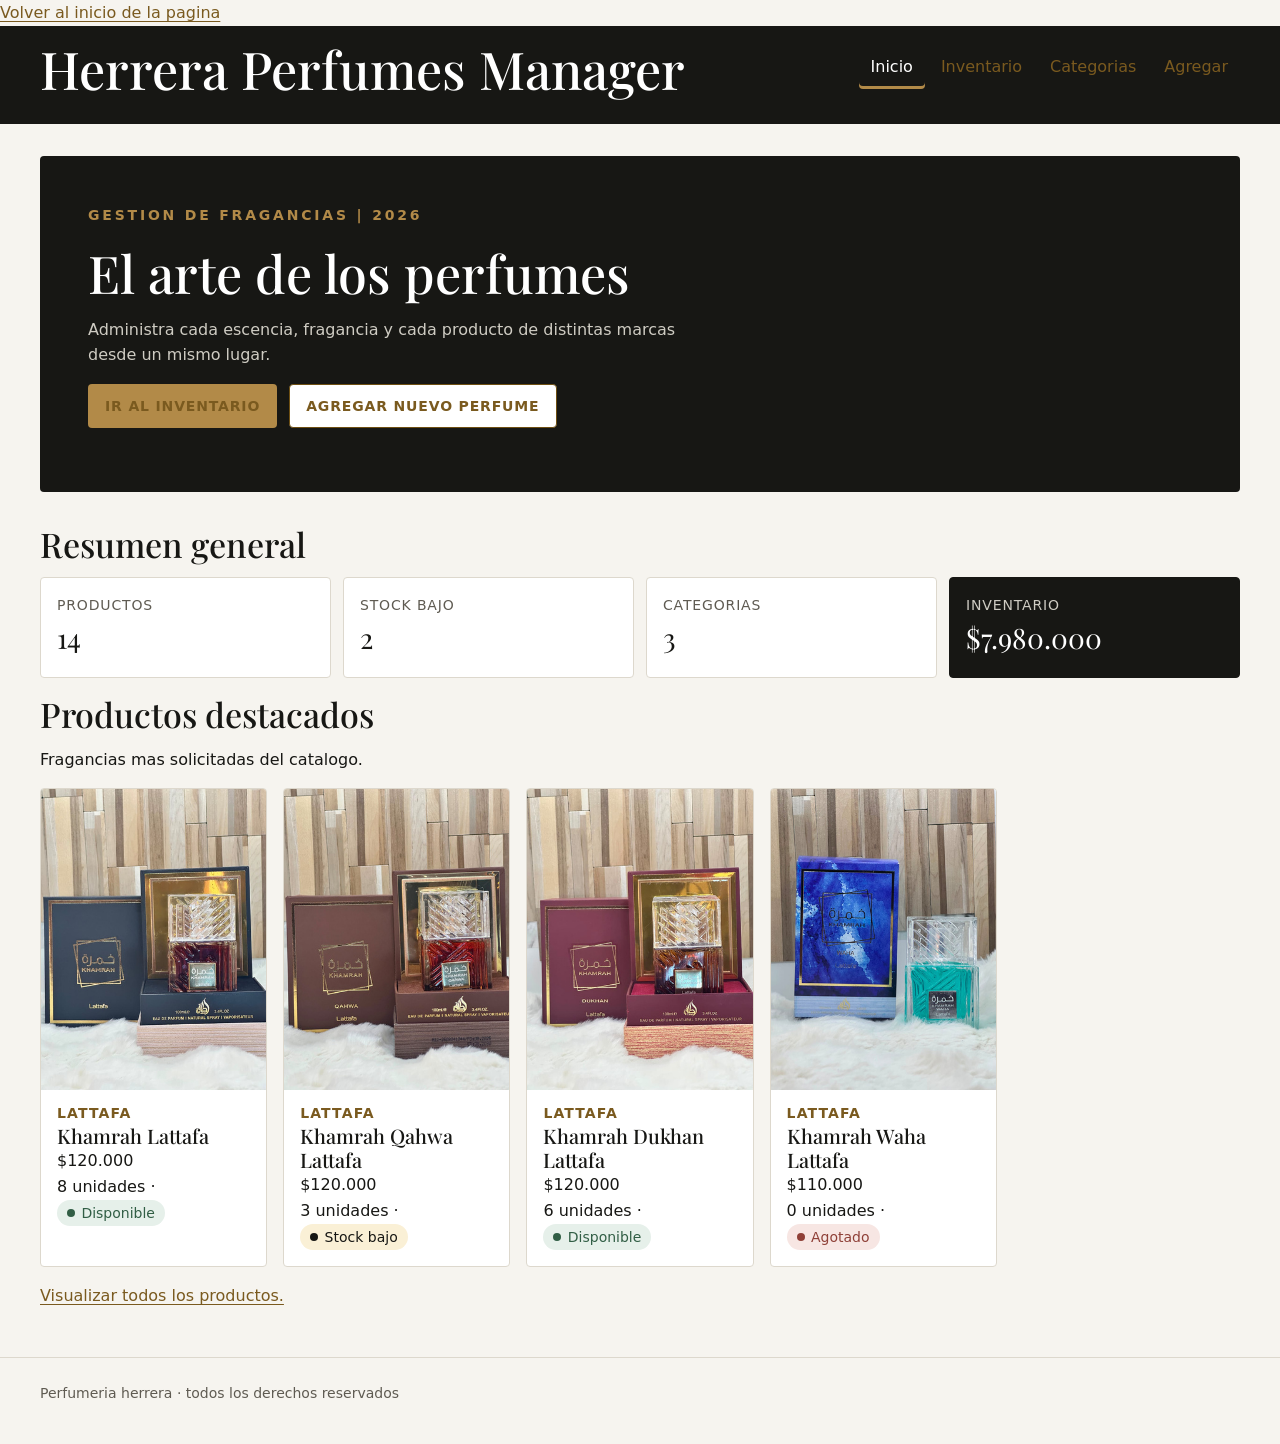
<file: src/index.html>
<!DOCTYPE html>
<html lang="es">
<head>
    <meta charset="UTF-8">
    <meta name="viewport" content="width=device-width, initial-scale=1.0">
    <meta name="description" content="Administrador de catalogo e invnetario de fragancias.">
    <title>Herrera Perfumes Manager</title>
    <link rel="preconnect" href="https://fonts.googleapis.com">
    <link rel="preconnect" href="https://fonts.gstatic.com" crossorigin>
    <link rel="stylesheet"
      href="https://fonts.googleapis.com/css2?family=DM+Sans:wght@400;500;700&family=Playfair+Display:wght@500;600&display=swap">
    <link rel="stylesheet" href="styles/base.css">
    <link rel="stylesheet" href="styles/componentes.css">
    <link rel="stylesheet" href="styles/layout.css">

    <script src="js/datos.js" defer></script> 
    <script src="js/utilidades.js" defer></script> 
    <script src="js/almacen.js" defer></script> 
    <script src="js/inicio.js" defer></script>
</head>
<body>
    <a class="enlace-regresar" href="#contenido-principal">Volver al inicio de la pagina</a>
    <header>
        <h1>Herrera Perfumes Manager</h1>
        <nav aria-label="Principal">
             <ul>
                <li><a href="index.html" aria-current="page">Inicio</a></li>
                <li><a href="inventario.html">Inventario</a></li>
                <li><a href="categorias.html">Categorias</a></li>
                <li><a href="agregar.html">Agregar</a></li> 
             </ul>
        </nav>
    </header>
   <main id="contenido-principal">
        <section class="portada" aria-labelledby="titulo-portada">
            <p>Gestion de fragancias | 2026</p>
            <h1 id="titulo-portada">El arte de los perfumes</h1>
            <p>Administra cada escencia, fragancia y cada producto de distintas marcas desde un mismo lugar.</p>
            <p class="acciones">
                <a class="boton" href="inventario.html">Ir al inventario</a>
                <a class="boton boton--secundario" href="agregar.html">Agregar nuevo perfume</a>
            </p>
        </section>

        <section aria-labelledby="titulo-resumen">
            <h2 id="titulo-resumen">Resumen general</h2>
            <dl class="estadisticas">
                <div>
                    <dt>Productos</dt>
                    <dd id="resumen-productos">-</dd>
                </div>
                <div>
                    <dt>Stock bajo</dt>
                    <dd id="resumen-bajo-stock">-</dd>
                </div>
                <div>
                    <dt>Categorias</dt>
                    <dd id="resumen-categorias">-</dd>
                </div>
                <div>
                    <dt>Inventario</dt>
                    <dd id="resumen-inventario">-</dd>
                </div>
            </dl>
        </section>

        <section aria-labelledby="titulo-destacados">
            <h2 id="titulo-destacados">Productos destacados</h2>
            <p>Fragancias mas solicitadas del catalogo.</p>

            <ul class="rejilla" id="lista-destacados">
                <!--Toca hablar con cristian sobre los elementos que apraceran aqui-->
                <li>
                    <article class="tarjeta" data-estado="disponible">
                        <img src="img/catalog/khamrah.jpg"
                        alt="frasco del perfume Khamrah Laffata"
                        width="300" height="400" loading="lazy">
                        <p>Laffata</p>
                        <h3><a href="detalle.html?id=1">Khamrah Laffata</a></h3>
                        <data value="120000">$120.000</data>
                        <p>8 Unidades · <span class="estado">Disponible</span></p>
                    </article>
                </li>
            </ul>

            <p><a href="inventario.html">Visualizar todos los productos.</a></p>
        </section>

        <template id="plantilla-tarjeta">
            <li>
                <article class="tarjeta">
                    <img src="data:," alt="" width="300" height="400" loading="lazy">
                    <p data-campo="marca"></p>
                    <h3><a href="#" data-campo="nombre"></a></h3>
                    <p><data data-campo="precio"></data></p>
                    <p><span data-campo="stock">·</span><span class="estado" data-campo="estado"></span></p>
                </article>
            </li>
        </template>
   </main> 

   <footer>
        <p>Perfumeria herrera · todos los derechos reservados</p>
   </footer>
</body>
</html>
</file>
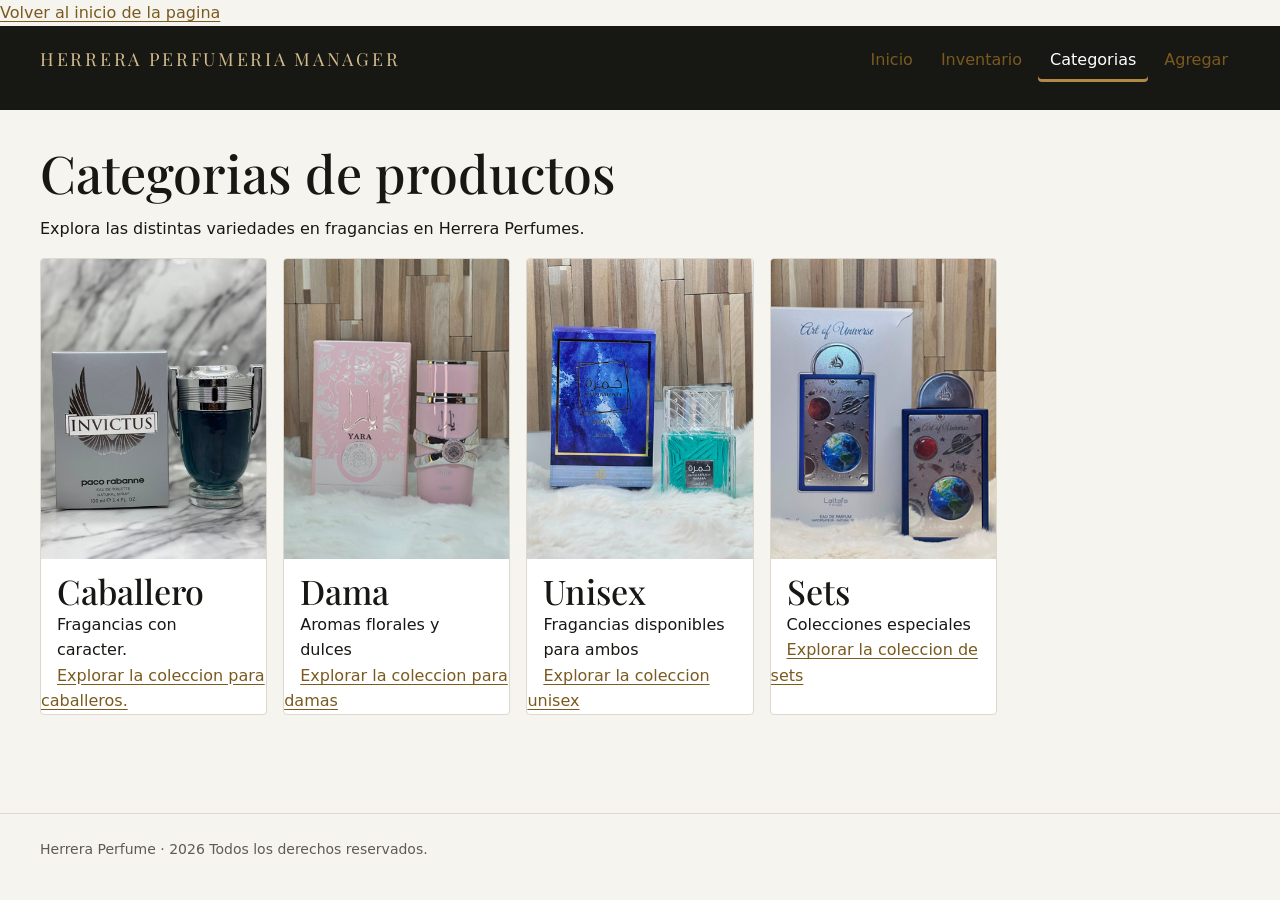
<file: src/categorias.html>
<!DOCTYPE html>
<html lang="es">
<head>
    <meta charset="UTF-8">
    <meta name="viewport" content="width=device-width, initial-scale=1.0">
    <meta name="description" content="Administrador de catalogo e inventario de fragancias.">
    <title>Categorias · Herrera Perfumeria Manager</title>
    <link rel="preconnect" href="https://fonts.googleapis.com">
    <link rel="preconnect" href="https://fonts.gstatic.com" crossorigin>
    <link rel="stylesheet"
      href="https://fonts.googleapis.com/css2?family=DM+Sans:wght@400;500;700&family=Playfair+Display:wght@500;600&display=swap">
    <link rel="stylesheet" href="styles/base.css">
    <link rel="stylesheet" href="styles/componentes.css">
    <link rel="stylesheet" href="styles/layout.css">
</head>
<body>
    <a class="enlace-regresar" href="#contenido-principal">Volver al inicio de la pagina</a>

    <header>
        <p>Herrera Perfumeria Manager</p>
        <nav aria-label="Principal">
            <ul>
                <li><a href="index.html">Inicio</a></li>
                <li><a href="inventario.html">Inventario</a></li>
                <li><a href="categorias.html" aria-current="page">Categorias</a></li>
                <li><a href="agregar.html">Agregar</a></li>
            </ul>
        </nav>
    </header>

    <main id="contenido-principal">
        <h1>Categorias de productos</h1>
        <p>Explora las distintas variedades en fragancias en Herrera Perfumes.</p>
        <ul class="rejilla">
            <li>
                <article class="tarjeta">
                    <img src="img/catalog/invictus.jpg"
                    alt="" width="300" height="400" loading="lazy">
                    <h2>Caballero</h2>
                    <p>Fragancias con caracter.</p>
                    <a href="inventario.html?categoria=Caballero">Explorar la coleccion para  caballeros.</a>
                </article>
            </li>

            <li>
                <article class="tarjeta">
                    <img src="img/catalog/yara.jpg" 
                    alt="" width="300" height="400" loading="lazy">
                    <h2>Dama</h2>
                    <p>Aromas florales y dulces</p>
                    <a href="inventario.html?categoria=Dama">Explorar la coleccion para damas</a>
                </article>
            </li>

            <li>
                <article class="tarjeta">
                    <img src="img/catalog/khamrah-waha.jpg"
                    alt="" width="300" height="400" loading="lazy">
                    <h2>Unisex</h2>
                    <p>Fragancias disponibles para ambos</p>
                    <a href="inventario.html?categoria=Unisex">Explorar la coleccion unisex</a>
                </article>
            </li>

            <li>
                <article class="tarjeta">
                    <img src="img/catalog/art-universe.jpg"
                    alt="" width="300" height="400" loading="lazy">
                    <h2>Sets</h2>
                    <p>Colecciones especiales</p>
                    <a href="inventario.html?categoria=Sets">Explorar la coleccion de sets</a>
                </article>
            </li>
        </ul>
    </main>

    <footer>
        <p>Herrera Perfume · 2026 Todos los derechos reservados.</p>
    </footer>
</body>
</html>
</file>
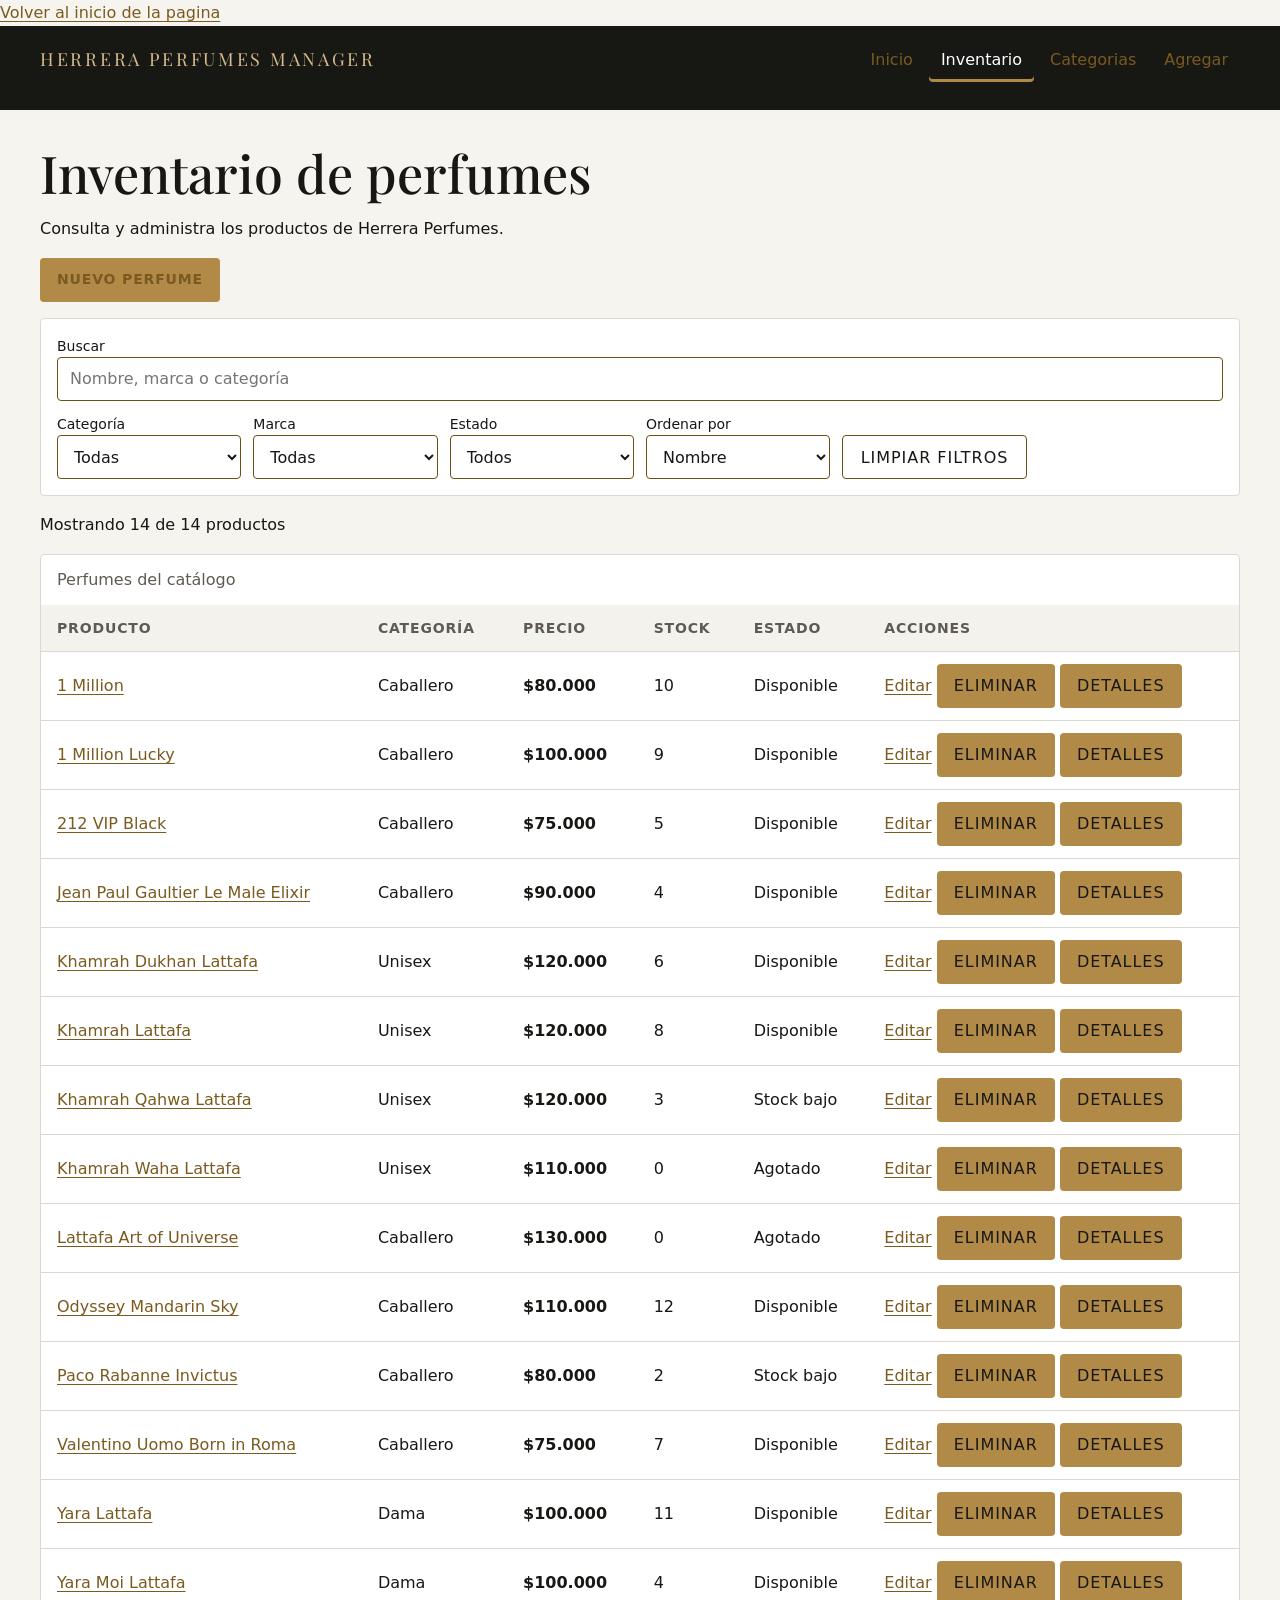
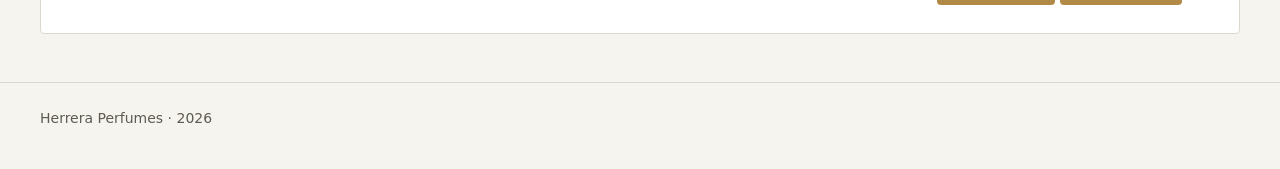
<file: src/inventario.html>
<!doctype html>
<html lang="es">
<head>
  <meta charset="UTF-8">
  <meta name="viewport" content="width=device-width, initial-scale=1">
  <meta name="description" content="Consulta y administra el inventario de perfumes.">
  <title>Inventario · Herrera Perfumes Manager</title>
  <link rel="preconnect" href="https://fonts.googleapis.com">
  <link rel="preconnect" href="https://fonts.gstatic.com" crossorigin>
  <link rel="stylesheet"
      href="https://fonts.googleapis.com/css2?family=DM+Sans:wght@400;500;700&family=Playfair+Display:wght@500;600&display=swap">
    <link rel="stylesheet" href="styles/base.css">
    <link rel="stylesheet" href="styles/componentes.css">
    <link rel="stylesheet" href="styles/layout.css">

    <script src="js/datos.js" defer></script> 
    <script src="js/utilidades.js" defer></script> 
    <script src="js/almacen.js" defer></script> 
    <script src="js/inventario.js" defer></script>
  </head>

<body>
  <a class="enlace-regresar" href="#contenido-principal">Volver al inicio de la pagina</a>

  <header>
    <p>Herrera Perfumes Manager</p>
    <nav aria-label="Principal">
      <ul>
        <li><a href="index.html">Inicio</a></li>
        <li><a href="inventario.html" aria-current="page">Inventario</a></li>
        <li><a href="categorias.html">Categorias</a></li>
        <li><a href="agregar.html">Agregar</a></li>
      </ul>
    </nav>
  </header>

  <main id="contenido-principal">
    <h1>Inventario de perfumes</h1>
    <p>Consulta y administra los productos de Herrera Perfumes.</p>
    <p><a class="boton" href="agregar.html">Nuevo perfume</a></p>

    <form class="filtros" role="search" aria-label="Buscar y filtrar perfumes">
      <div>
        <label for="buscar">Buscar</label>
        <input id="buscar" name="buscar" type="search"
               placeholder="Nombre, marca o categoría" autocomplete="off">
      </div>
      <div>
        <label for="filtro-categoria">Categoría</label>
        <select id="filtro-categoria" name="categoria">
          <option value="">Todas</option>
          <option value="Caballero">Caballero</option>
          <option value="Dama">Dama</option>
          <option value="Unisex">Unisex</option>
          <option value="Sets">Sets</option>
        </select>
      </div>
      <div>
        <label for="filtro-marca">Marca</label>
        <select id="filtro-marca" name="marca">
          <option value="">Todas</option>
          <!-- Las marcas las generará JavaScript a partir de los datos -->
        </select>
      </div>
      <div>
        <label for="filtro-estado">Estado</label>
        <select id="filtro-estado" name="estado">
          <option value="">Todos</option>
          <option value="disponible">Disponible</option>
          <option value="stock-bajo">Stock bajo</option>
          <option value="agotado">Agotado</option>
        </select>
      </div>
      <div>
        <label for="ordenar">Ordenar por</label>
        <select id="ordenar" name="ordenar">
          <option value="nombre">Nombre</option>
          <option value="precio-asc">Precio menor</option>
          <option value="precio-desc">Precio mayor</option>
          <option value="stock">Stock</option>
        </select>
      </div>
      <button class="boton boton--secundario" type="reset">Limpiar filtros</button>
    </form>

    <p id="resumen-resultados" aria-live="polite"></p>

    <div class="tabla-contenedor" role="region"
         aria-labelledby="titulo-tabla" tabindex="0">
      <table>
        <caption id="titulo-tabla">Perfumes del catálogo</caption>
        <thead>
          <tr>
            <th scope="col">Producto</th>
            <th scope="col">Categoría</th>
            <th scope="col">Precio</th>
            <th scope="col">Stock</th>
            <th scope="col">Estado</th>
            <th scope="col">Acciones</th>
          </tr>
        </thead>
        <tbody></tbody>
      </table>
    </div>

    <div id="sin-resultados" hidden>
      <h2>No encontramos perfumes</h2>
      <p>Prueba cambiando la búsqueda o los filtros.</p>
    </div>

    <template id="plantilla-fila">
      <tr>
        <th scope="row"><a href="#" data-campo="nombre"></a></th>
        <td data-campo="categoria"></td>
        <td><data data-campo="precio"></data></td>
        <td data-campo="stock"></td>
        <td data-campo="estado"></td>
        <td>
          <a href="#" data-accion="editar">Editar</a>
          <button type="button" data-accion="eliminar">Eliminar</button>
          <button id="btnDetalles">detalles </button>
        </td>
      </tr>
    </template>

    <dialog id="dialogo-eliminar"
            aria-labelledby="titulo-dialogo"
            aria-describedby="texto-dialogo">
      <form method="dialog">
        <h2 id="titulo-dialogo">¿Eliminar perfume?</h2>
        <p id="texto-dialogo">Esta acción no se puede deshacer.</p>
        <button value="cancelar" autofocus>Cancelar</button>
        <button value="eliminar">Eliminar perfume</button>
      </form>
    </dialog>
  </main>

  <div id="aviso" class="aviso" role="status"></div>

  <footer>
    <p>Herrera Perfumes · 2026</p>
  </footer>
</body>
</html>
</file>
<file: src/styles/base.css>
:root{
    --color-tinta: #171714;
    --color-papel: #f6f4ef;
    --color-marfil: #eeeadf;
    --color-blanco: #ffffff;
    --color-linea: #ddd8cd;
    --color-texto: var(--color-tinta);
    --color-texto-suave: #5f5b52;
    --color-dorado: #b28a48;
    --color-dorado-claro: #d4bc8c;
    --color-dorado-oscuro: #7a5a1f;
    --color-peligro: #8f4038;
    --color-exito: #315e45;

    --fuente-texto: "DM-sans", system-ui, apple-system, "segoe UI", sans-serif;
    --fuente-titulo: "Playfair Display", Georgia, "Times New Roman", serif;

    --espacio-1: 0.25rem;
    --espacio-2: 0.5rem;
    --espacio-3: 0.75rem;
    --espacio-4: 1rem;
    --espacio-5: 1.5rem;
    --espacio-6: 2rem;
    --espacio-7: 3rem;

    --radio: 4px;
    --ancho-maximo: 75rem;

    --color-texto-claro: #cfccc3;
    --color-fondo-hover: #2a2924;
    --color-dorado-hover: #857f73;
    --color-borde-campo: #6e4f12;
    --borde: 1px solid var(--color-linea);
    --sombra: 0 0.75rem rgb(40 36 25 / 0.1);

    *,
    *::before,
    *::after {
        box-sizing: border-box;
    }

    * {
        margin: 0;
    }

    img,
    svg {
        display: block;
        max-width: 100%;
        height: auto;
    }

    input,
    button,
    textarea,
    select {
        font: inherit;
    }

    [hidden] {
        display: none !important;
    }

    body {
        min-height: 100vh;
        font-family: var(--fuente-texto);
        font-size: 1rem;
        line-height: 1.6;
        color: var(--color-texto);
        background: var(--color-papel);
    }

    h1,
    h2,
    h3,
    h4 {
        font-family: var(--fuente-titulo);
        font-weight: 500;
        line-height: 1.2;
        margin-block-end: var(--espacio-3);
    }

    h1 { font-size: clamp(2rem, 1.4rem + 2.5vw, 3.25rem); }
    h2 { font-size: clamp(1.5rem, 1.2rem + 1.2vw, 2.125rem); }
    h3 { font-size: 1.25rem; }

    p,
    ul,
    ol,
    dl,
    table,
    form {
        margin-block-end: var(--espacio-4);
    }

    small {
        font-size: 0.875rem;
        color: var(--color-texto-suave);
    }

    a {
        color: var(--color-dorado-oscuro);
        text-underline-offset: 0.2em;
    }

    a:hover {
        text-decoration-thickness: 2px;
    }

    :focus-visible {
        outline: 3px solid var(--color-dorado-oscuro);
        outline-offset: 3px;
    }

    .enlace-saltar {
        position: absolute;
        top: -4rem;
        left: var(--espacio-4);
        z-index: 100;
        padding: var(--espacio-2) var(--espacio-4);
        background: var(--color-tinta);
        color: var(--color-blanco);
    }

    .enlace-saltar:focus {
        top: var(--espacio-4);
    }

    @media (prefers-reduced-motion: reduce) {
        * {
            animation-duration: 0.01ms !important;
            transition-duration: 0.01ms !important;
            scroll-behavior: auto !important;
        }
    }

    main{
        width: min(100% - 2rem, var(--ancho-maximo));
        margin-inline: auto;
        padding-block: var(--espacio-6);
    }
}
</file>
<file: src/styles/componentes.css>
.boton,
button {
  display: inline-flex;
  align-items: center;
  justify-content: center;
  min-height: 2.75rem;
  padding: 0 var(--espacio-4);
  border: 1px solid transparent;
  border-radius: var(--radio);
  background: var(--color-dorado);
  color: var(--color-tinta);
  font-size: 0.875rem;
  font-weight: 700;
  letter-spacing: 0.06em;
  text-transform: uppercase;
  text-decoration: none;
  cursor: pointer;
  transition: background-color 0.2s, transform 0.2s;
}

.boton:hover,
button:hover {
  background: var(--color-dorado-hover);
  transform: translateY(-1px);
}

button:disabled {
  opacity: 0.5;
  cursor: not-allowed;
}

.boton--secundario {
  background: var(--color-blanco);
  border-color: var(--color-borde-campo);
}

.boton--secundario:hover {
  background: var(--color-marfil);
}

.boton--peligro {
  background: #f7e6e3;
  border-color: var(--color-peligro);
  color: var(--color-peligro);
}

.boton--peligro:hover {
  background: #f0d3ce;
}

.boton--chico {
  min-height: 2.5rem;
  padding-inline: var(--espacio-3);
}

/*Portada*/
.portada {
  margin-bottom: var(--espacio-6);
  padding: var(--espacio-6) var(--espacio-5);
  border-radius: var(--radio);
  background: var(--color-tinta);
  color: var(--color-blanco);
}

.portada > p:first-child {
  font-size: 0.875rem;
  font-weight: 700;
  letter-spacing: 0.2em;
  text-transform: uppercase;
  color: var(--color-dorado);
}

.portada p {
  max-width: 40rem;
  color: var(--color-texto-claro);
}

.portada h1 {
  color: var(--color-blanco);
}

.portada :focus-visible {
  outline-color: var(--color-dorado-claro);
}

@media (min-width: 48rem) {
  .portada {
    padding: var(--espacio-7);
  }
}

/*Estadísticas*/
.estadisticas > div {
  padding: var(--espacio-4);
  border: var(--borde);
  border-radius: var(--radio);
  background: var(--color-blanco);
}

.estadisticas dt {
  font-size: 0.875rem;
  letter-spacing: 0.06em;
  text-transform: uppercase;
  color: var(--color-texto-suave);
}

.estadisticas dd {
  margin: 0;
  font-family: var(--fuente-titulo);
  font-size: 1.75rem;
}

.estadisticas > div:last-child {
  border-color: var(--color-tinta);
  background: var(--color-tinta);
  color: var(--color-blanco);
}

.estadisticas > div:last-child dt {
  color: var(--color-texto-claro);
}

/*Tarjeta*/
.tarjeta {
  position: relative;
  height: 100%;
  overflow: hidden;
  border: var(--borde);
  border-radius: var(--radio);
  background: var(--color-blanco);
  transition: transform 0.25s, box-shadow 0.25s;
}

.tarjeta:hover {
  transform: translateY(-4px);
  box-shadow: var(--sombra);
}

.tarjeta:has(:focus-visible) {
  outline: 3px solid var(--color-dorado-oscuro);
  outline-offset: 3px;
}

.tarjeta img {
  width: 100%;
  aspect-ratio: 3 / 4;
  object-fit: cover;
  background: var(--color-marfil);
}

.tarjeta > :not(img) {
  margin: 0;
  padding-inline: var(--espacio-4);
}

.tarjeta > img + * {
  padding-top: var(--espacio-3);
}

.tarjeta > :last-child {
  padding-bottom: var(--espacio-4);
}

.tarjeta > img + p {
  font-size: 0.875rem;
  font-weight: 700;
  letter-spacing: 0.08em;
  text-transform: uppercase;
  color: var(--color-dorado-oscuro);
}

.tarjeta h3 a {
  color: inherit;
  text-decoration: none;
}

.tarjeta a:focus-visible {
  outline: none;
}

/* Enlace extendido: la capa invisible cubre toda la tarjeta */
.tarjeta a::after {
  content: "";
  position: absolute;
  inset: 0;
}

/*Etiqueta de estado*/
.estado {
  display: inline-flex;
  align-items: center;
  gap: 0.4rem;
  padding: 0.125rem 0.625rem;
  border-radius: 999px;
  background: #e6f0ea;
  color: var(--color-exito);
  font-size: 0.875rem;
  font-weight: 500;
  white-space: nowrap;
}

.estado::before {
  content: "";
  width: 0.5rem;
  height: 0.5rem;
  border-radius: 50%;
  background: currentColor;
}

[data-estado="stock-bajo"] .estado {
  background: #faf0d6;
  color: var(--color-alerta);
}

[data-estado="agotado"] .estado {
  background: #f7e6e3;
  color: var(--color-peligro);
}

/*Formularios*/
.formulario {
  max-width: 40rem;
}

fieldset {
  min-width: 0;
  margin: 0 0 var(--espacio-5);
  padding: var(--espacio-4) var(--espacio-5) var(--espacio-5);
  border: var(--borde);
  border-radius: var(--radio);
  background: var(--color-blanco);
}

legend {
  padding-inline: var(--espacio-2);
  font-family: var(--fuente-titulo);
  font-size: 1.125rem;
}

fieldset > div + div {
  margin-top: var(--espacio-4);
}

label {
  display: block;
  margin-bottom: var(--espacio-1);
  font-size: 0.875rem;
  font-weight: 500;
}

input,
select,
textarea {
  width: 100%;
  min-height: 2.75rem;
  padding: var(--espacio-2) var(--espacio-3);
  border: 1px solid var(--color-borde-campo);
  border-radius: var(--radio);
  background: var(--color-blanco);
  color: var(--color-texto);
}

input[type="file"] {
  min-height: auto;
}

textarea {
  min-height: 6rem;
  resize: vertical;
}

input:focus-visible,
select:focus-visible,
textarea:focus-visible {
  border-color: var(--color-dorado-oscuro);
}

input:user-invalid,
select:user-invalid,
textarea:user-invalid {
  border-color: var(--color-peligro);
  box-shadow: 0 0 0 1px var(--color-peligro);
}

small {
  display: block;
}

small:not(:empty) {
  margin-top: var(--espacio-1);
}

small[id^="error-"] {
  font-weight: 500;
  color: var(--color-peligro);
}

fieldset img {
  max-width: 12rem;
  margin-top: var(--espacio-3);
  border-radius: var(--radio);
}

/*Tabla*/
.tabla-contenedor {
  margin-bottom: var(--espacio-4);
  overflow-x: auto;
  border: var(--borde);
  border-radius: var(--radio);
  background: var(--color-blanco);
}

table {
  width: 100%;
  min-width: 44rem;
  margin: 0;
  border-collapse: collapse;
}

caption {
  padding: var(--espacio-3) var(--espacio-4);
  text-align: left;
  font-weight: 500;
  color: var(--color-texto-suave);
}

th,
td {
  padding: var(--espacio-3) var(--espacio-4);
  border-bottom: var(--borde);
  text-align: left;
  vertical-align: middle;
}

thead th {
  background: #f4f2ec;
  font-size: 0.875rem;
  letter-spacing: 0.06em;
  text-transform: uppercase;
  color: var(--color-texto-suave);
}

tbody th {
  font-weight: 500;
}

tbody tr:hover {
  background: #fbfaf7;
}

tbody tr:last-child > * {
  border-bottom: 0;
}

td data {
  font-weight: 700;
  font-variant-numeric: tabular-nums;
}

td:last-child {
  white-space: nowrap;
}

td > * + * {
  margin-inline-start: var(--espacio-2);
}

/*Modal*/
dialog {
  width: min(100% - 2rem, 28rem);
  margin: auto;
  padding: var(--espacio-5);
  border: 0;
  border-radius: var(--radio);
  background: var(--color-papel);
  color: var(--color-texto);
  box-shadow: var(--sombra);
}

dialog::backdrop {
  background: rgb(0 0 0 / 0.6);
}

dialog form {
  display: flex;
  flex-wrap: wrap;
  justify-content: flex-end;
  gap: var(--espacio-2);
  margin: 0;
}

dialog h2,
dialog p {
  flex-basis: 100%;
  margin: 0;
}

/*Aviso (toast)*/
.aviso {
  position: fixed;
  top: var(--espacio-4);
  right: var(--espacio-4);
  z-index: 60;
  max-width: min(100% - 2rem, 24rem);
  border-radius: var(--radio);
  background: var(--color-tinta);
  color: var(--color-blanco);
  font-size: 0.875rem;
}

.aviso:not(:empty) {
  padding: var(--espacio-3) var(--espacio-4);
  box-shadow: var(--sombra);
}
</file>
<file: src/styles/layout.css>
:root {
    /*Cabecera y pie*/
  --margen-lateral: max(var(--espacio-4), calc((100% - var(--ancho-maximo)) / 2));
}

/*Pie pegado abajo*/
body {
  display: flex;
  flex-direction: column;
}

main {
  flex: 1;
}

/*Cabecera*/
body > header {
  display: flex;
  flex-wrap: wrap;
  align-items: center;
  justify-content: space-between;
  gap: var(--espacio-3) var(--espacio-5);
  padding-block: var(--espacio-3);
  padding-inline: var(--margen-lateral);
  background: var(--color-tinta);
  color: var(--color-blanco);
}

body > header > p {
  margin: 0;
  font-family: var(--fuente-titulo);
  font-size: 1.125rem;
  letter-spacing: 0.15em;
  text-transform: uppercase;
  color: var(--color-dorado-claro);
}

body > header :focus-visible {
  outline-color: var(--color-dorado-claro);
}

/*Navegación*/
nav ul {
  display: flex;
  flex-wrap: wrap;
  gap: var(--espacio-1);
  margin: 0;
  padding: 0;
  list-style: none;
}

nav a {
  display: flex;
  align-items: center;
  min-height: 2.75rem;
  padding-inline: var(--espacio-3);
  border-radius: var(--radio);
  color: var(--color-texto-claro);
  text-decoration: none;
}

nav a:hover {
  background: var(--color-fondo-hover);
  color: var(--color-blanco);
}

nav a[aria-current="page"] {
  color: var(--color-blanco);
  box-shadow: inset 0 -3px 0 var(--color-dorado);
}

/* ---------- Pie ---------- */
body > footer {
  padding-block: var(--espacio-5);
  padding-inline: var(--margen-lateral);
  border-top: var(--borde);
  font-size: 0.875rem;
  color: var(--color-texto-suave);
}

body > footer p {
  margin: 0;
}

/*Rejilla de tarjetas*/
.rejilla {
  display: grid;
  grid-template-columns: repeat(auto-fill, minmax(min(100%, 12rem), 1fr));
  gap: var(--espacio-4);
  margin: 0 0 var(--espacio-6);
  padding: 0;
  list-style: none;
}

/*Estadísticas*/
.estadisticas {
  display: grid;
  grid-template-columns: repeat(2, minmax(0, 1fr));
  gap: var(--espacio-3);
  margin-bottom: var(--espacio-6);
}

@media (min-width: 48rem) {
  .estadisticas {
    grid-template-columns: repeat(4, minmax(0, 1fr));
  }
}

/*Filtros del inventario*/
.filtros {
  display: grid;
  grid-template-columns: repeat(auto-fit, minmax(min(100%, 11rem), 1fr));
  gap: var(--espacio-3);
  align-items: end;
  padding: var(--espacio-4);
  background: var(--color-blanco);
  border: var(--borde);
  border-radius: var(--radio);
}

.filtros > div:first-child {
  grid-column: 1 / -1;
}

/*Detalle del perfume*/
.detalle {
  display: grid;
  gap: var(--espacio-2) var(--espacio-6);
}

.detalle > img {
  width: 100%;
  max-width: 20rem;
  border-radius: var(--radio);
}

@media (min-width: 48rem) {
  .detalle {
    grid-template-columns: minmax(0, 18rem) minmax(0, 1fr);
    align-items: start;
  }

  .detalle > img {
    grid-column: 1;
    grid-row: 1 / span 5;
  }

  .detalle > :not(img) {
    grid-column: 2;
  }
}

/*Barra de acciones*/
.acciones {
  display: flex;
  flex-wrap: wrap;
  align-items: center;
  gap: var(--espacio-3);
}
</file>
